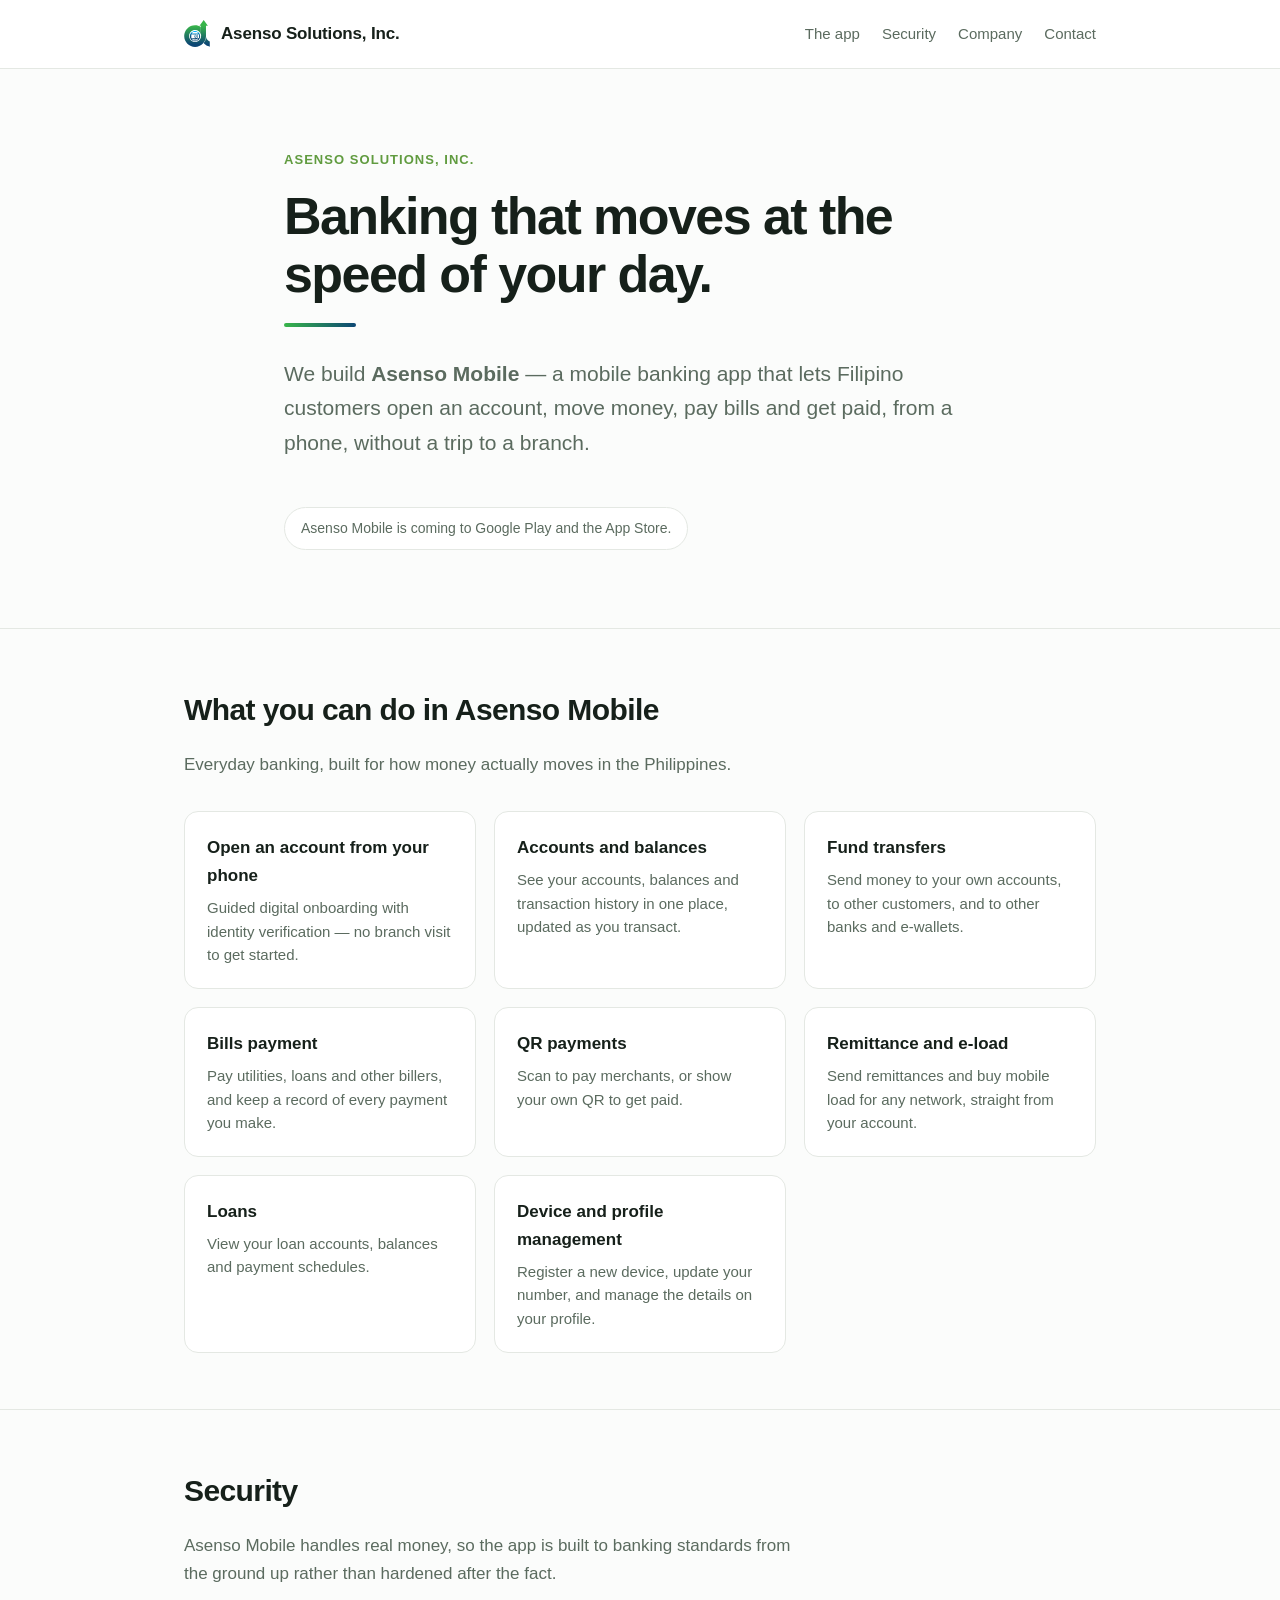
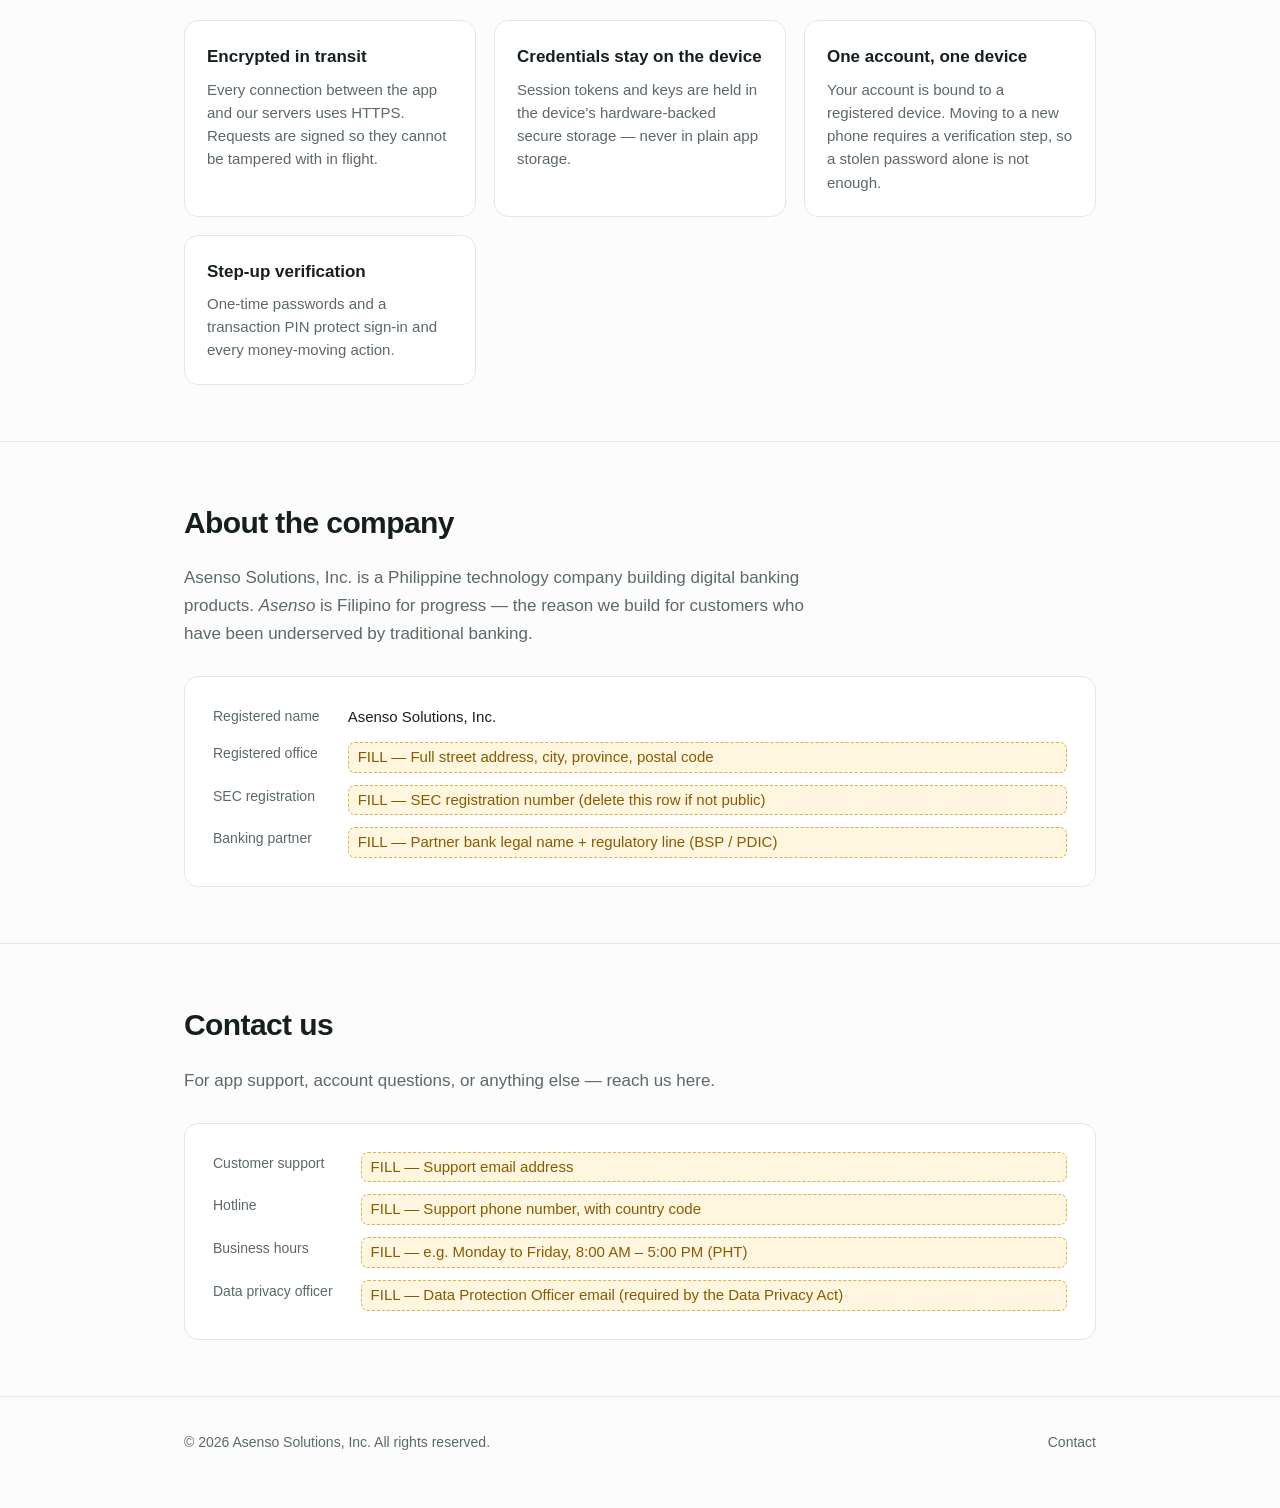
<file: index.html>
<!doctype html>
<html lang="en">
<head>
<meta charset="utf-8">
<meta name="viewport" content="width=device-width, initial-scale=1">
<title>Asenso Solutions, Inc. — Digital banking for the Philippines</title>
<meta name="description" content="Asenso Solutions, Inc. builds Asenso Mobile, a mobile banking app for Filipino customers — accounts, transfers, bills payment, remittance and QR payments.">
<link rel="canonical" href="https://asenso.ph/">
<link rel="icon" href="logo.svg" type="image/svg+xml">
<link rel="stylesheet" href="style.css">
<meta property="og:title" content="Asenso Solutions, Inc.">
<meta property="og:description" content="We build Asenso Mobile — mobile banking for Filipino customers.">
<meta property="og:url" content="https://asenso.ph/">
<meta property="og:type" content="website">
<!-- Google Search Console verification: paste the meta tag here, or drop the
     googleXXXX.html token file at the site root. See README.md. -->
</head>
<body>

<header class="site">
  <div class="wrap">
    <a class="brand" href="./">
      <img src="logo.svg" alt="">
      <span>Asenso Solutions, Inc.</span>
    </a>
    <nav class="site">
      <a href="#app">The app</a>
      <a href="#security">Security</a>
      <a href="#company">Company</a>
      <a href="#contact">Contact</a>
    </nav>
  </div>
</header>

<main>

  <div class="hero">
    <div class="wrap">
      <p class="eyebrow">Asenso Solutions, Inc.</p>
      <h1>Banking that moves at the speed of your day.</h1>
      <div class="rule"></div>
      <p class="lede">
        We build <strong>Asenso Mobile</strong> — a mobile banking app that lets Filipino
        customers open an account, move money, pay bills and get paid, from a phone,
        without a trip to a branch.
      </p>
      <p class="badge">Asenso Mobile is coming to Google Play and the App Store.</p>
    </div>
  </div>

  <section id="app">
    <div class="wrap">
      <h2>What you can do in Asenso Mobile</h2>
      <p>Everyday banking, built for how money actually moves in the Philippines.</p>

      <div class="grid">
        <div class="card">
          <h3>Open an account from your phone</h3>
          <p>Guided digital onboarding with identity verification — no branch visit to get started.</p>
        </div>
        <div class="card">
          <h3>Accounts and balances</h3>
          <p>See your accounts, balances and transaction history in one place, updated as you transact.</p>
        </div>
        <div class="card">
          <h3>Fund transfers</h3>
          <p>Send money to your own accounts, to other customers, and to other banks and e-wallets.</p>
        </div>
        <div class="card">
          <h3>Bills payment</h3>
          <p>Pay utilities, loans and other billers, and keep a record of every payment you make.</p>
        </div>
        <div class="card">
          <h3>QR payments</h3>
          <p>Scan to pay merchants, or show your own QR to get paid.</p>
        </div>
        <div class="card">
          <h3>Remittance and e-load</h3>
          <p>Send remittances and buy mobile load for any network, straight from your account.</p>
        </div>
        <div class="card">
          <h3>Loans</h3>
          <p>View your loan accounts, balances and payment schedules.</p>
        </div>
        <div class="card">
          <h3>Device and profile management</h3>
          <p>Register a new device, update your number, and manage the details on your profile.</p>
        </div>
      </div>
    </div>
  </section>

  <section id="security">
    <div class="wrap">
      <h2>Security</h2>
      <p>
        Asenso Mobile handles real money, so the app is built to banking standards from
        the ground up rather than hardened after the fact.
      </p>

      <div class="grid">
        <div class="card">
          <h3>Encrypted in transit</h3>
          <p>Every connection between the app and our servers uses HTTPS. Requests are signed so they cannot be tampered with in flight.</p>
        </div>
        <div class="card">
          <h3>Credentials stay on the device</h3>
          <p>Session tokens and keys are held in the device's hardware-backed secure storage — never in plain app storage.</p>
        </div>
        <div class="card">
          <h3>One account, one device</h3>
          <p>Your account is bound to a registered device. Moving to a new phone requires a verification step, so a stolen password alone is not enough.</p>
        </div>
        <div class="card">
          <h3>Step-up verification</h3>
          <p>One-time passwords and a transaction PIN protect sign-in and every money-moving action.</p>
        </div>
      </div>
    </div>
  </section>

  <section id="company">
    <div class="wrap">
      <h2>About the company</h2>
      <p>
        Asenso Solutions, Inc. is a Philippine technology company building digital banking
        products. <em>Asenso</em> is Filipino for progress — the reason we build for customers
        who have been underserved by traditional banking.
        <!-- [[FILL: 2-4 sentences of real company background — founding year, who you
             partner with, scale. Keep it factual; Google cross-checks this page against
             the details on the Play developer account. ]] -->
      </p>

      <div class="identity">
        <dl class="facts">
          <dt>Registered name</dt>
          <dd>Asenso Solutions, Inc.</dd>

          <dt>Registered office</dt>
          <dd class="todo">FILL &mdash; Full street address, city, province, postal code</dd>

          <dt>SEC registration</dt>
          <dd class="todo">FILL &mdash; SEC registration number (delete this row if not public)</dd>

          <dt>Banking partner</dt>
          <dd class="todo">FILL &mdash; Partner bank legal name + regulatory line (BSP / PDIC)</dd>
        </dl>
      </div>
    </div>
  </section>

  <section id="contact">
    <div class="wrap">
      <h2>Contact us</h2>
      <p>For app support, account questions, or anything else — reach us here.</p>

      <div class="identity">
        <dl class="facts">
          <dt>Customer support</dt>
          <dd class="todo">FILL &mdash; Support email address</dd>

          <dt>Hotline</dt>
          <dd class="todo">FILL &mdash; Support phone number, with country code</dd>

          <dt>Business hours</dt>
          <dd class="todo">FILL &mdash; e.g. Monday to Friday, 8:00 AM – 5:00 PM (PHT)</dd>

          <dt>Data privacy officer</dt>
          <dd class="todo">FILL &mdash; Data Protection Officer email (required by the Data Privacy Act)</dd>
        </dl>
      </div>
    </div>
  </section>

</main>

<footer class="site">
  <div class="wrap">
    <span>&copy; 2026 Asenso Solutions, Inc. All rights reserved.</span>
    <nav>
      <a href="#contact">Contact</a>
    </nav>
  </div>
</footer>

</body>
</html>
</file>
<file: style.css>
:root {
  --brand-green: #38b54a;
  --brand-navy: #0c4674;
  --primary: #609b3f;
  --bg: #fbfcfb;
  --surface: #ffffff;
  --border: #e4e8e3;
  --text: #16201a;
  --muted: #5b6b5f;
  --radius: 14px;
  --maxw: 960px;
  color-scheme: light dark;
}

@media (prefers-color-scheme: dark) {
  :root {
    --bg: #0c1116;
    --surface: #121a21;
    --border: #23303a;
    --text: #e9f0ea;
    --muted: #9bac9f;
    --primary: #7fc25c;
  }
}

* { box-sizing: border-box; }

html { scroll-behavior: smooth; }

body {
  margin: 0;
  background: var(--bg);
  color: var(--text);
  font: 400 17px/1.65 -apple-system, BlinkMacSystemFont, "Segoe UI", Roboto, "Helvetica Neue", Arial, sans-serif;
  -webkit-font-smoothing: antialiased;
}

.wrap { max-width: var(--maxw); margin: 0 auto; padding: 0 24px; }

a { color: var(--primary); text-decoration-thickness: 1px; text-underline-offset: 3px; }
a:hover { color: var(--brand-navy); }
@media (prefers-color-scheme: dark) { a:hover { color: var(--brand-green); } }

/* ---------- header ---------- */

header.site {
  border-bottom: 1px solid var(--border);
  background: var(--surface);
  position: sticky;
  top: 0;
  z-index: 10;
}

header.site .wrap {
  display: flex;
  align-items: center;
  gap: 16px;
  min-height: 68px;
  flex-wrap: wrap;
}

.brand { display: flex; align-items: center; gap: 11px; text-decoration: none; color: inherit; font-weight: 650; }
.brand img { width: 26px; height: 27px; display: block; }
.brand span { letter-spacing: -0.01em; }

nav.site { margin-left: auto; display: flex; gap: 22px; font-size: 15px; }
nav.site a { color: var(--muted); text-decoration: none; }
nav.site a:hover { color: var(--text); }

/* ---------- hero ---------- */

.hero { padding: 76px 0 64px; }
.hero .wrap { max-width: 760px; }

.eyebrow {
  display: inline-block;
  font-size: 13px;
  font-weight: 600;
  letter-spacing: 0.08em;
  text-transform: uppercase;
  color: var(--primary);
  margin: 0 0 18px;
}

h1 {
  font-size: clamp(34px, 6vw, 52px);
  line-height: 1.1;
  letter-spacing: -0.03em;
  margin: 0 0 20px;
  font-weight: 700;
}

.lede { font-size: clamp(18px, 2.4vw, 21px); color: var(--muted); margin: 0 0 32px; }

.rule {
  height: 4px;
  width: 72px;
  border-radius: 2px;
  background: linear-gradient(90deg, var(--brand-green), var(--brand-navy));
  margin: 0 0 30px;
}

.badge {
  display: inline-block;
  padding: 9px 16px;
  border: 1px solid var(--border);
  border-radius: 999px;
  font-size: 14px;
  color: var(--muted);
  background: var(--surface);
}

/* ---------- sections ---------- */

section { padding: 56px 0; border-top: 1px solid var(--border); }

h2 {
  font-size: clamp(24px, 3.4vw, 30px);
  letter-spacing: -0.02em;
  margin: 0 0 12px;
  font-weight: 680;
}

h3 { font-size: 17px; margin: 0 0 6px; font-weight: 650; }

section > .wrap > p { color: var(--muted); max-width: 66ch; }

.grid {
  display: grid;
  grid-template-columns: repeat(auto-fit, minmax(230px, 1fr));
  gap: 18px;
  margin-top: 32px;
}

.card {
  background: var(--surface);
  border: 1px solid var(--border);
  border-radius: var(--radius);
  padding: 22px;
}

.card p { margin: 0; color: var(--muted); font-size: 15px; line-height: 1.55; }

/* ---------- identity block (the one Google reads) ---------- */

.identity {
  background: var(--surface);
  border: 1px solid var(--border);
  border-radius: var(--radius);
  padding: 28px;
  margin-top: 28px;
}

dl.facts { margin: 0; display: grid; grid-template-columns: max-content 1fr; gap: 12px 28px; }
dl.facts dt { color: var(--muted); font-size: 14px; }
dl.facts dd { margin: 0; font-size: 15px; }

@media (max-width: 560px) {
  dl.facts { grid-template-columns: 1fr; gap: 3px; }
  dl.facts dd { margin-bottom: 12px; }
}

/* ---------- legal pages ---------- */

.legal { padding: 56px 0 24px; border-top: 0; }
.legal .wrap { max-width: 720px; }
.legal h2 { font-size: 21px; margin: 40px 0 10px; }
.legal p, .legal li { color: var(--text); }
.legal ul { padding-left: 22px; }
.legal li { margin-bottom: 8px; }
.updated { color: var(--muted); font-size: 15px; }

/* ---------- footer ---------- */

footer.site {
  border-top: 1px solid var(--border);
  padding: 34px 0 54px;
  color: var(--muted);
  font-size: 14px;
}

footer.site .wrap { display: flex; gap: 20px 28px; flex-wrap: wrap; align-items: center; }
footer.site nav { display: flex; gap: 20px; margin-left: auto; }
footer.site a { color: var(--muted); text-decoration: none; }
footer.site a:hover { color: var(--text); text-decoration: underline; }

/* ---------- unfilled placeholders (must be zero before launch) ---------- */

.todo {
  color: #8a5a00;
  background: #fff6e0;
  border: 1px dashed #e0b050;
  border-radius: 7px;
  padding: 2px 9px;
  font-size: 14px;
  display: inline-block;
}

@media (prefers-color-scheme: dark) {
  .todo { color: #ffd88a; background: #2a2109; border-color: #7a5e14; }
}
</file>
